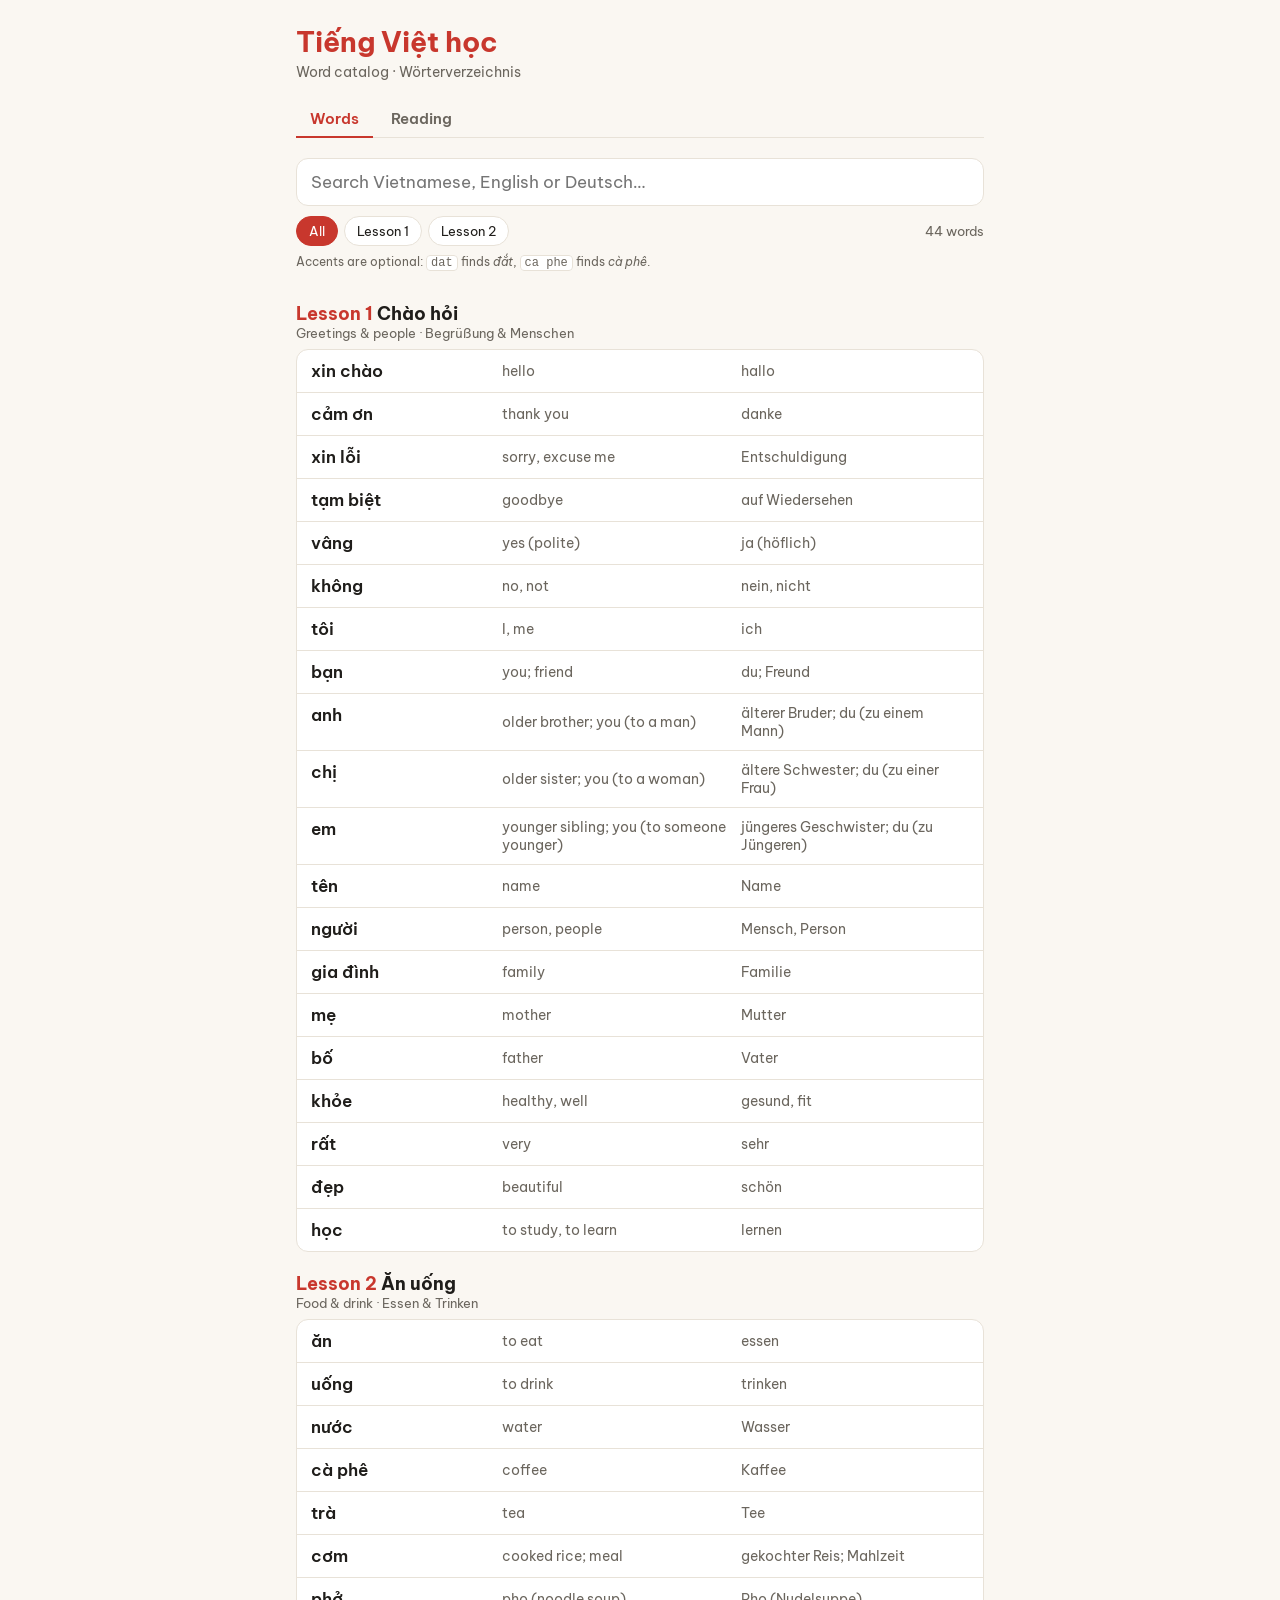
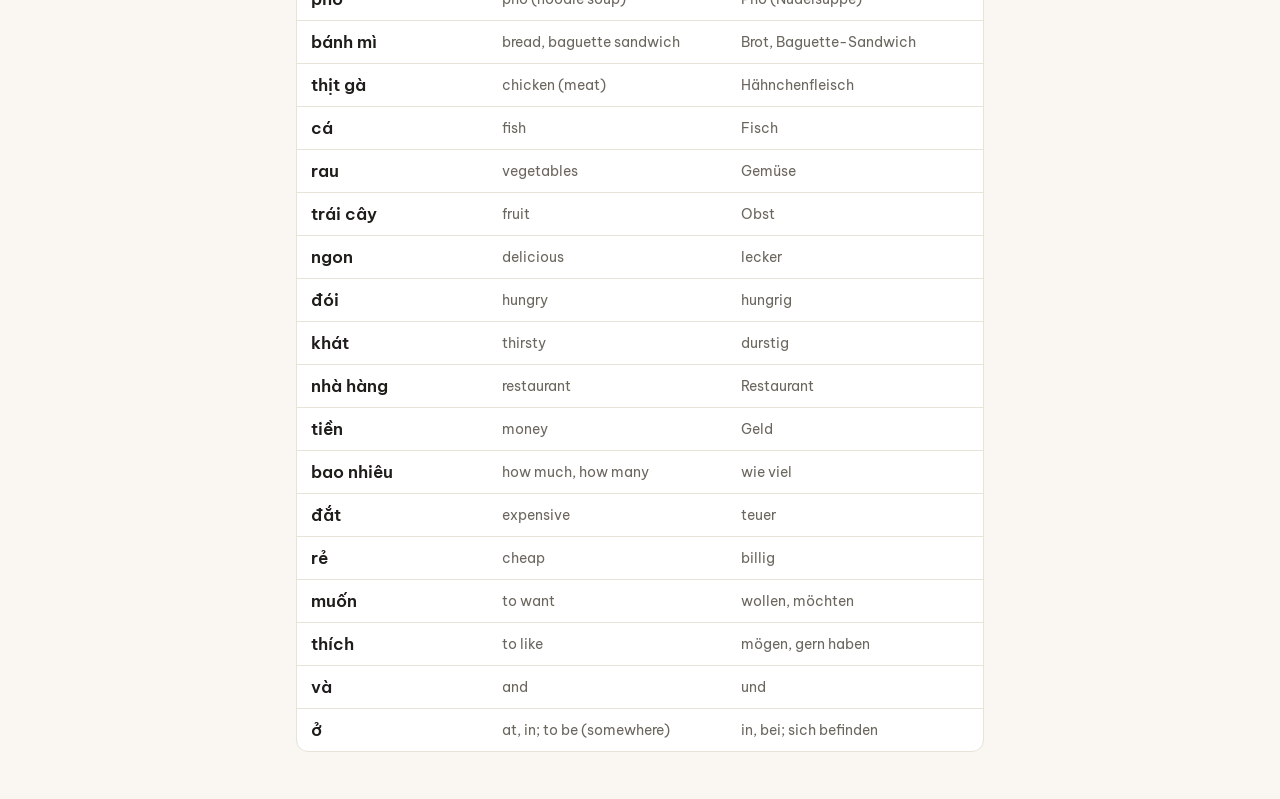
<file: index.html>
<!doctype html>
<html lang="vi">
<head>
  <meta charset="utf-8">
  <meta name="viewport" content="width=device-width, initial-scale=1">
  <title>Tiếng Việt học</title>
  <link rel="preconnect" href="https://fonts.googleapis.com">
  <link rel="preconnect" href="https://fonts.gstatic.com" crossorigin>
  <link href="https://fonts.googleapis.com/css2?family=Be+Vietnam+Pro:wght@400;600;700&display=swap" rel="stylesheet">
  <link rel="stylesheet" href="style.css?v=dev">
</head>
<body>
  <main>
    <header>
      <h1>Tiếng Việt học</h1>
      <p class="tagline">Word catalog · Wörterverzeichnis</p>
    </header>

    <nav id="tabs" class="tabs">
      <button data-view="words">Words</button>
      <button data-view="reading">Reading</button>
    </nav>

    <section id="view-words">
    <div class="controls">
      <input id="search" type="search" placeholder="Search Vietnamese, English or Deutsch…" autocomplete="off" spellcheck="false">
      <div class="filter-row">
        <div id="lesson-filter" class="pills"></div>
        <span id="count" class="count"></span>
      </div>
      <p class="hint">Accents are optional: <code>dat</code> finds <em>đắt</em>, <code>ca phe</code> finds <em>cà phê</em>.</p>
    </div>

    <div id="results"></div>
    </section>

    <section id="view-reading" hidden>
      <p class="hint">Tap any word to see its translation.</p>
      <div id="texts"></div>
    </section>
  </main>

  <div id="tip" class="tip" role="tooltip" hidden></div>

  <script src="data.js?v=dev"></script>
  <script src="app.js?v=dev"></script>
</body>
</html>
</file>
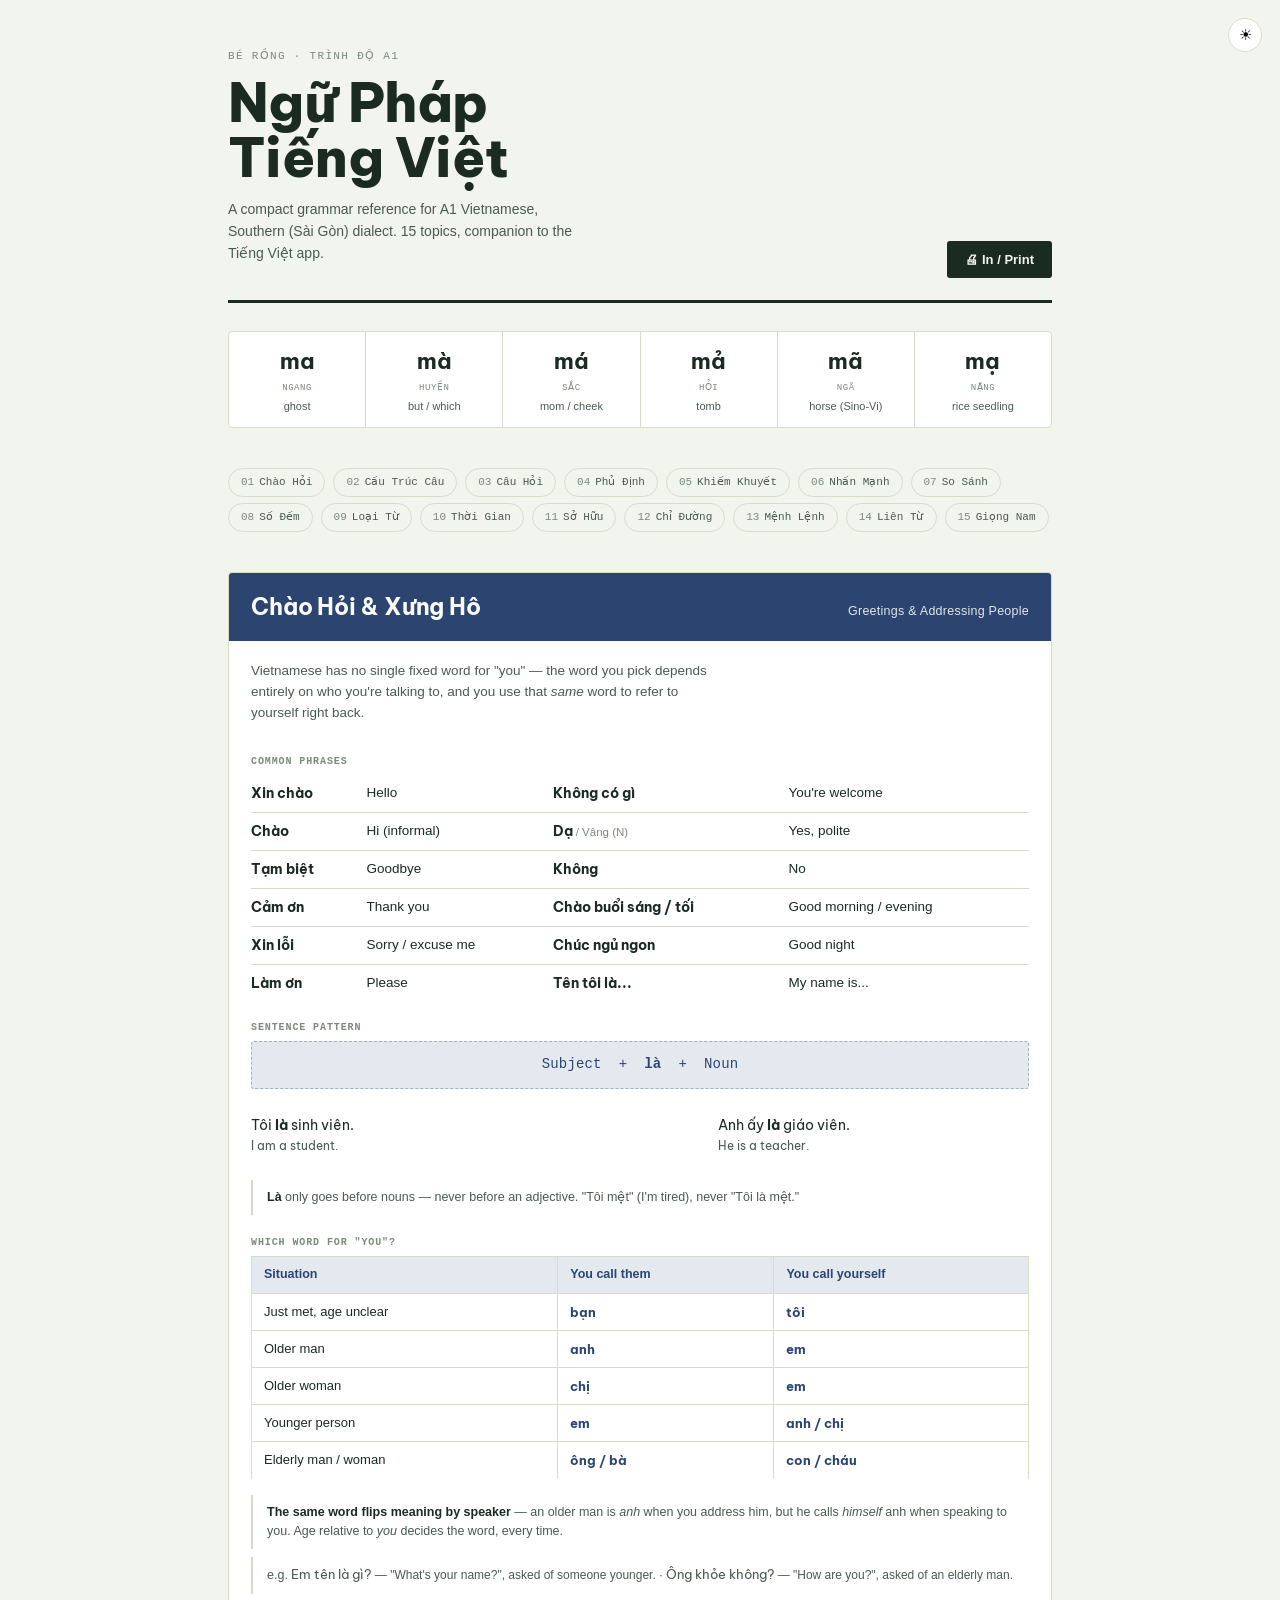
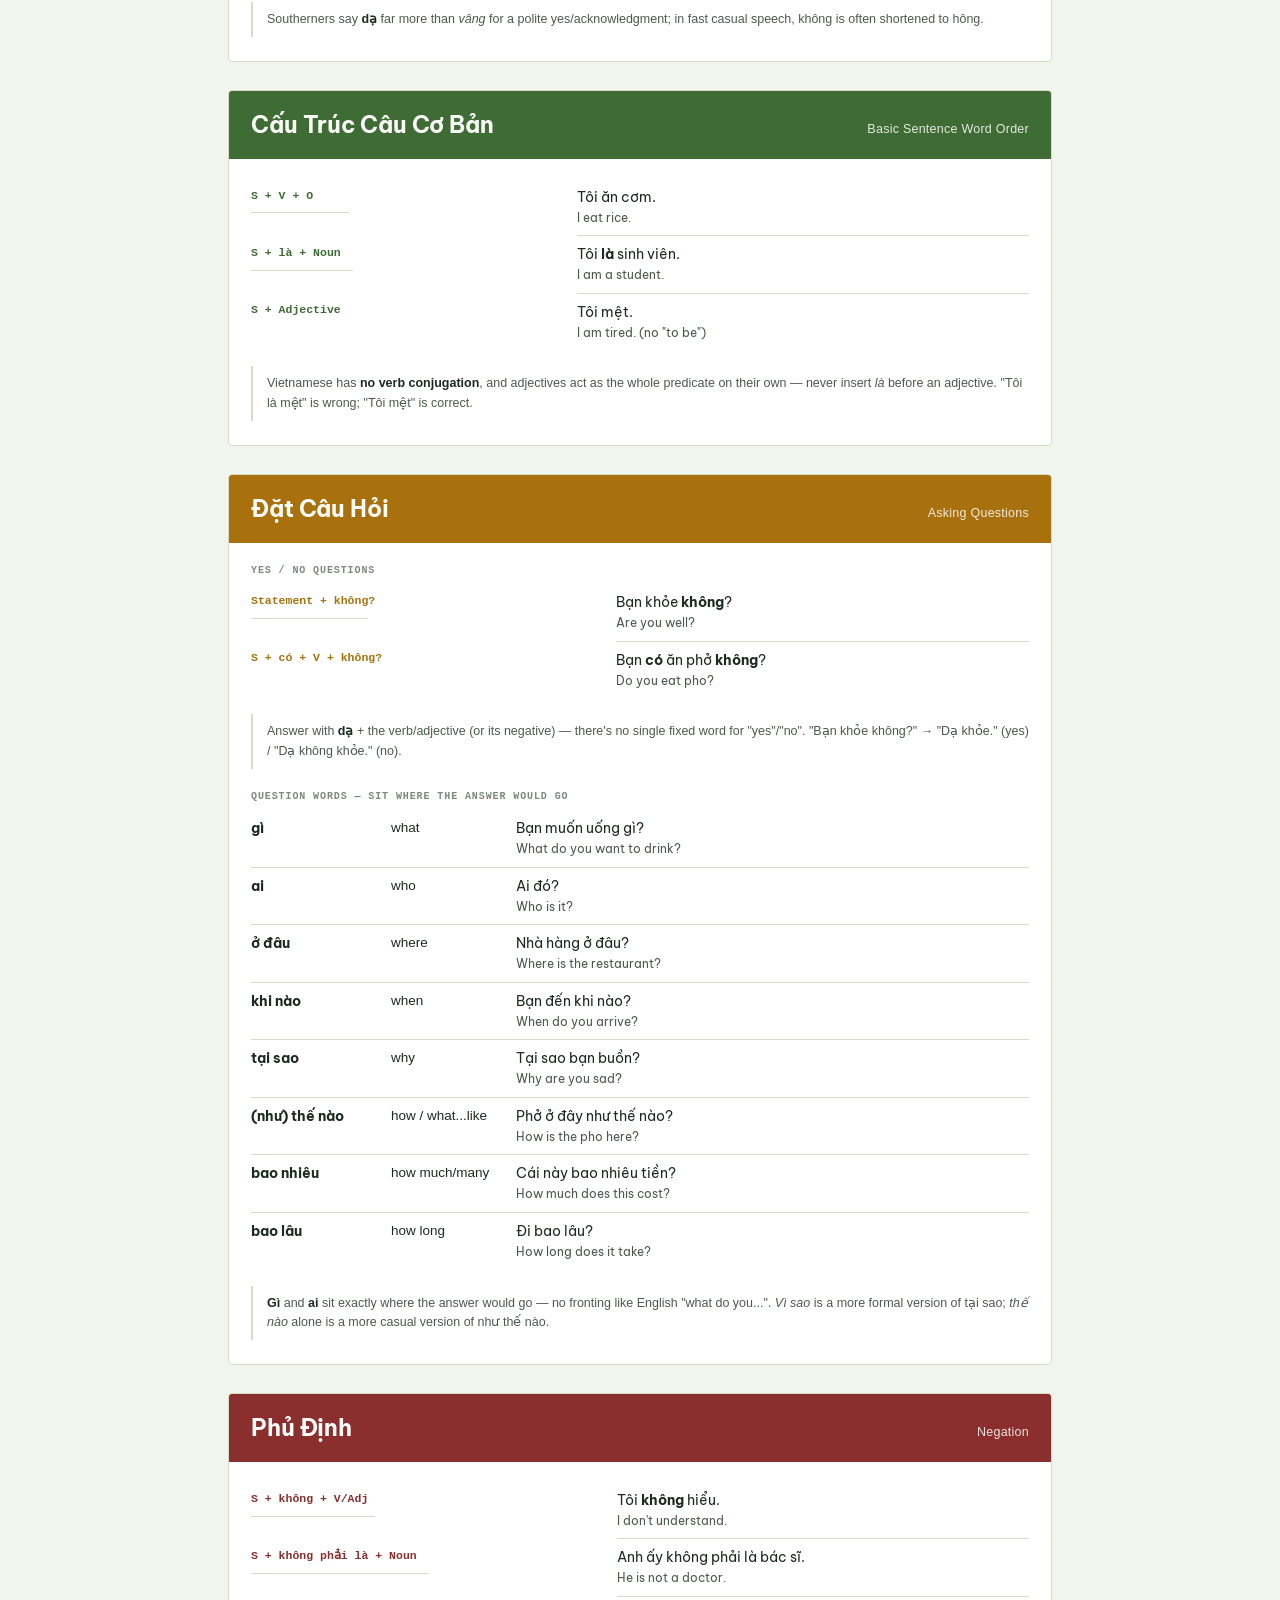
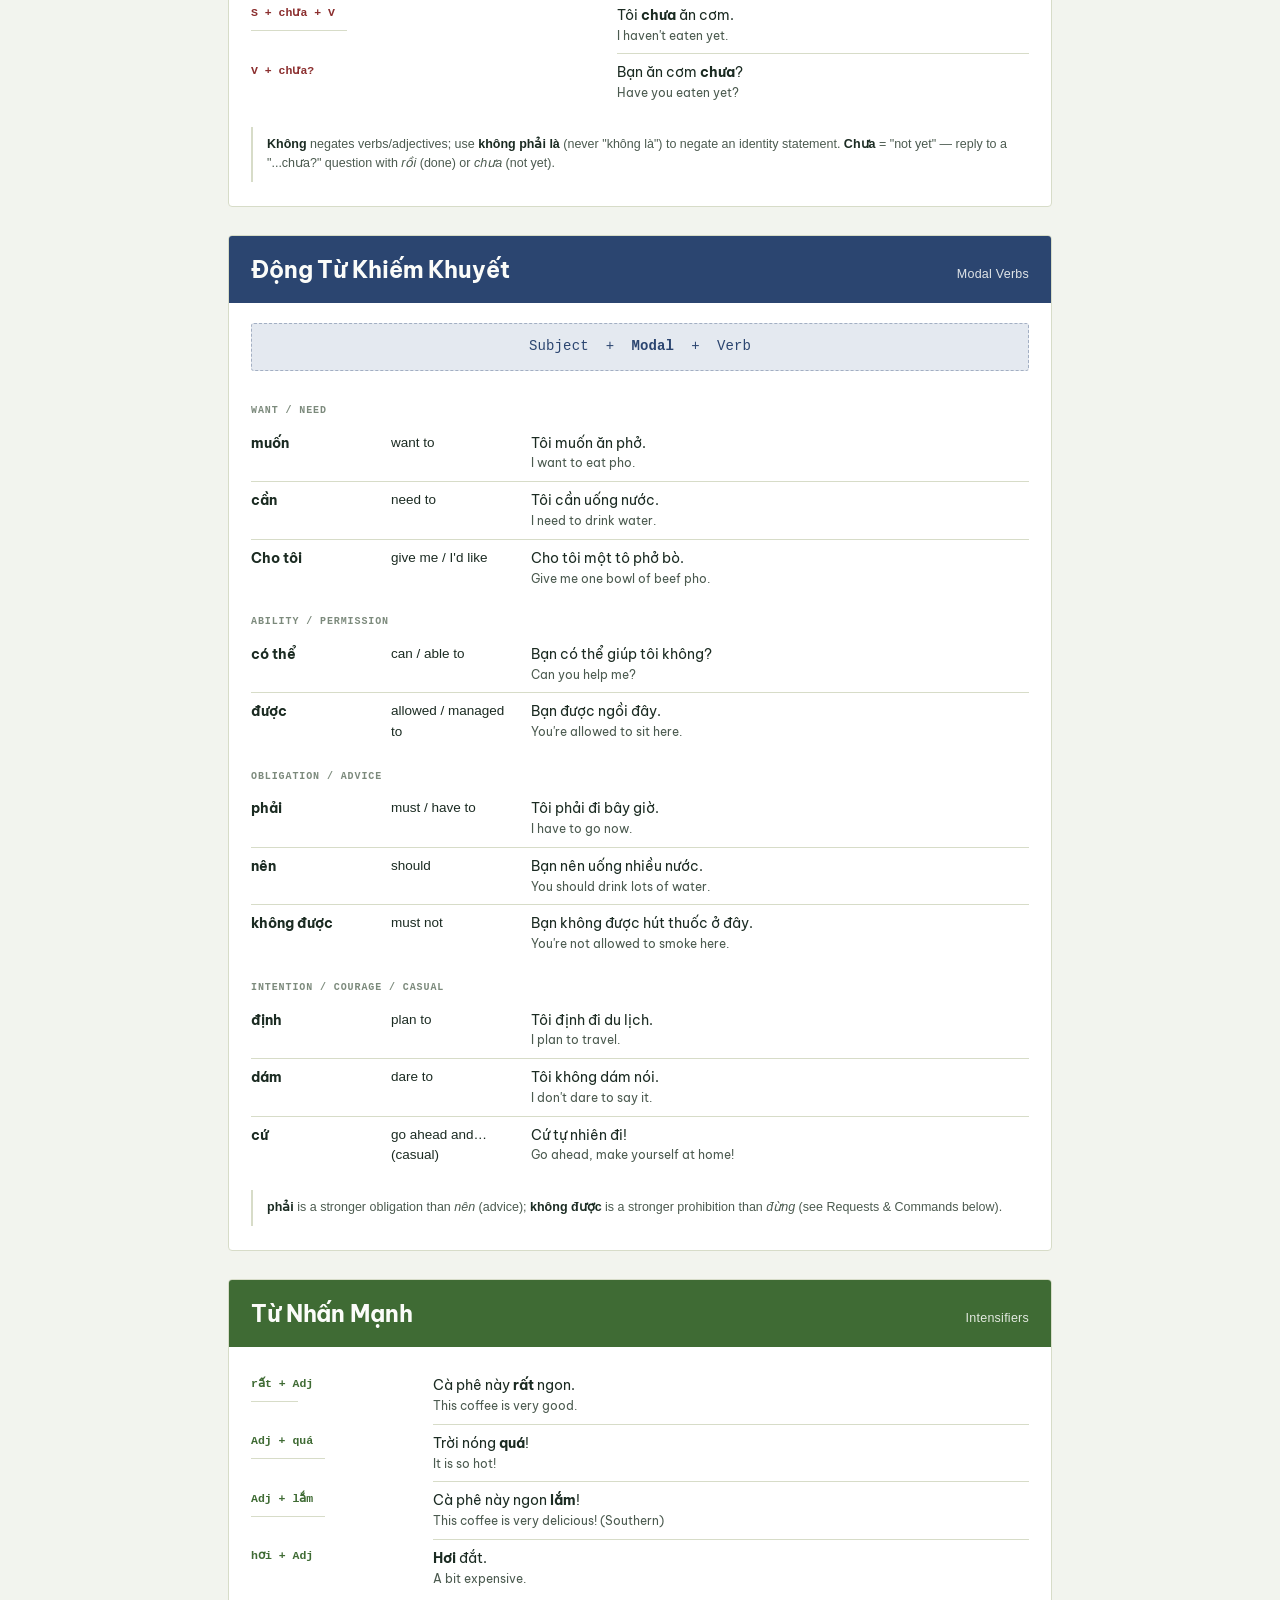
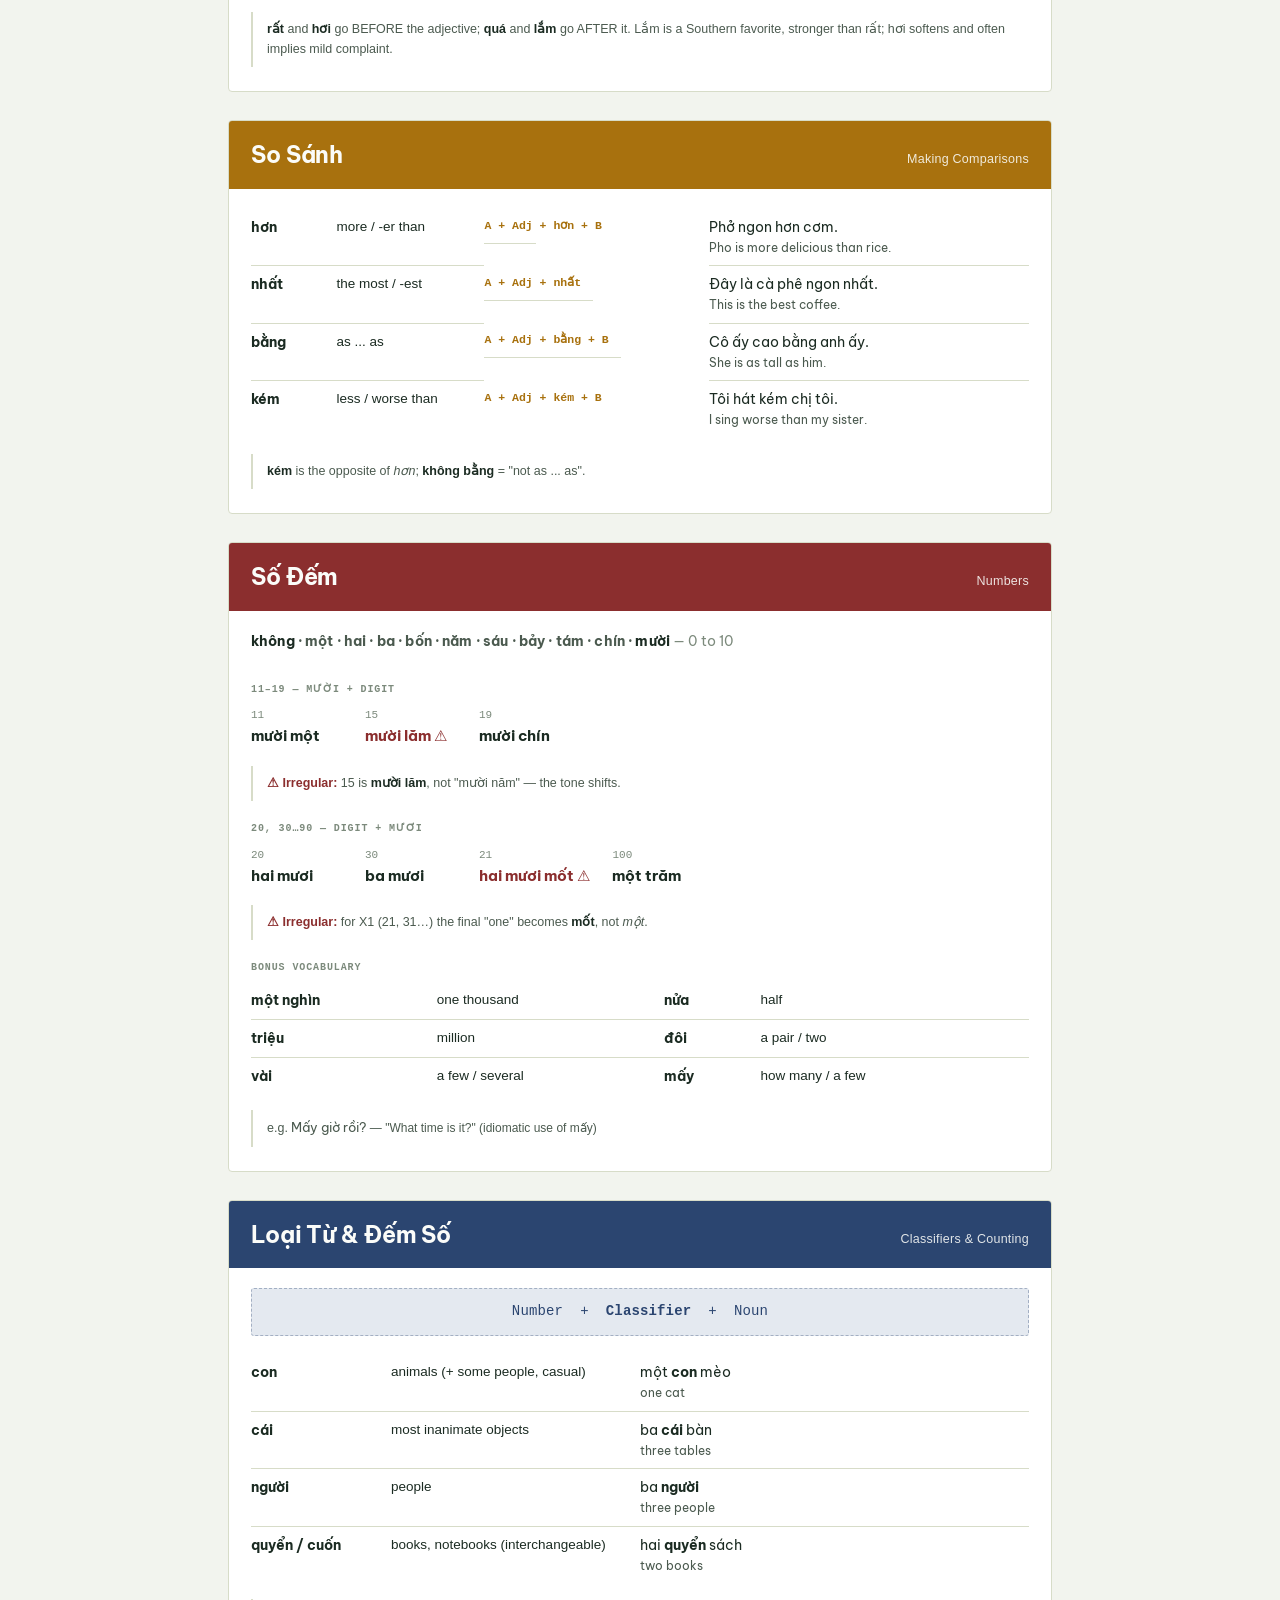
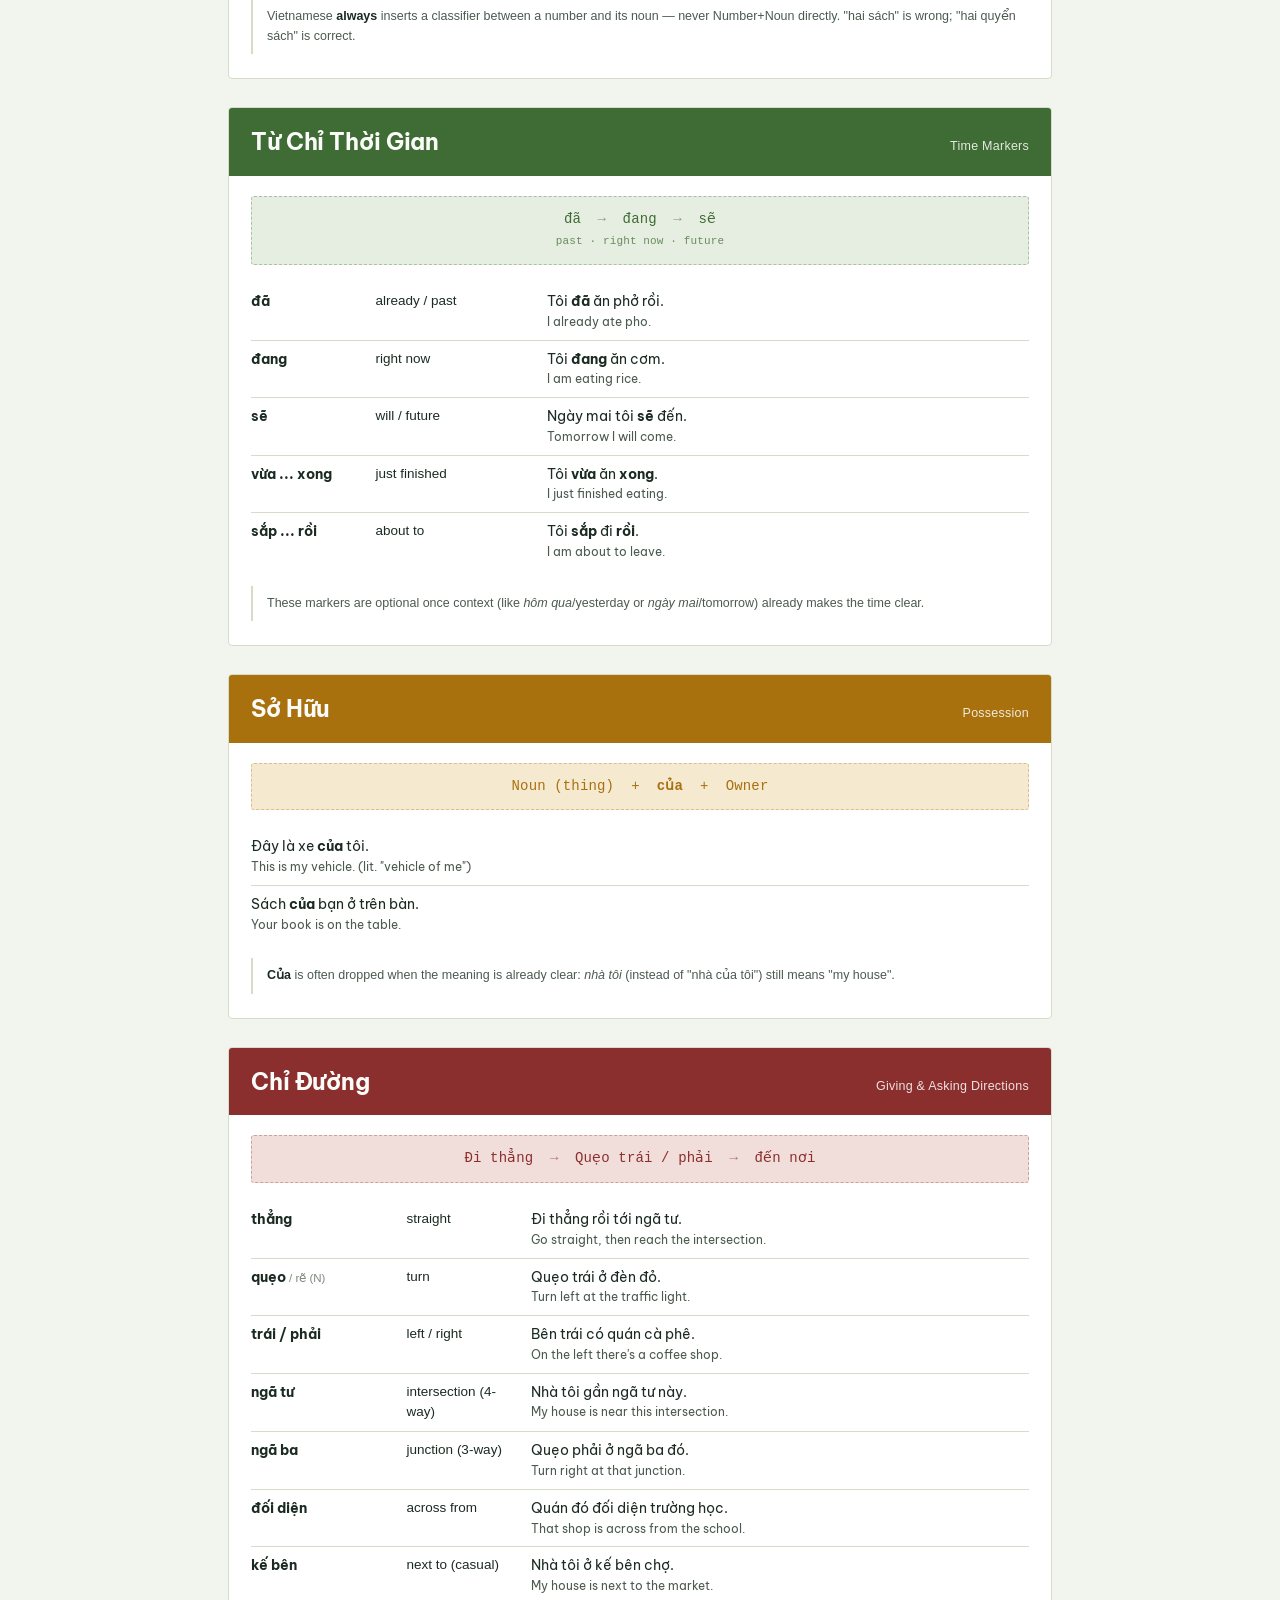
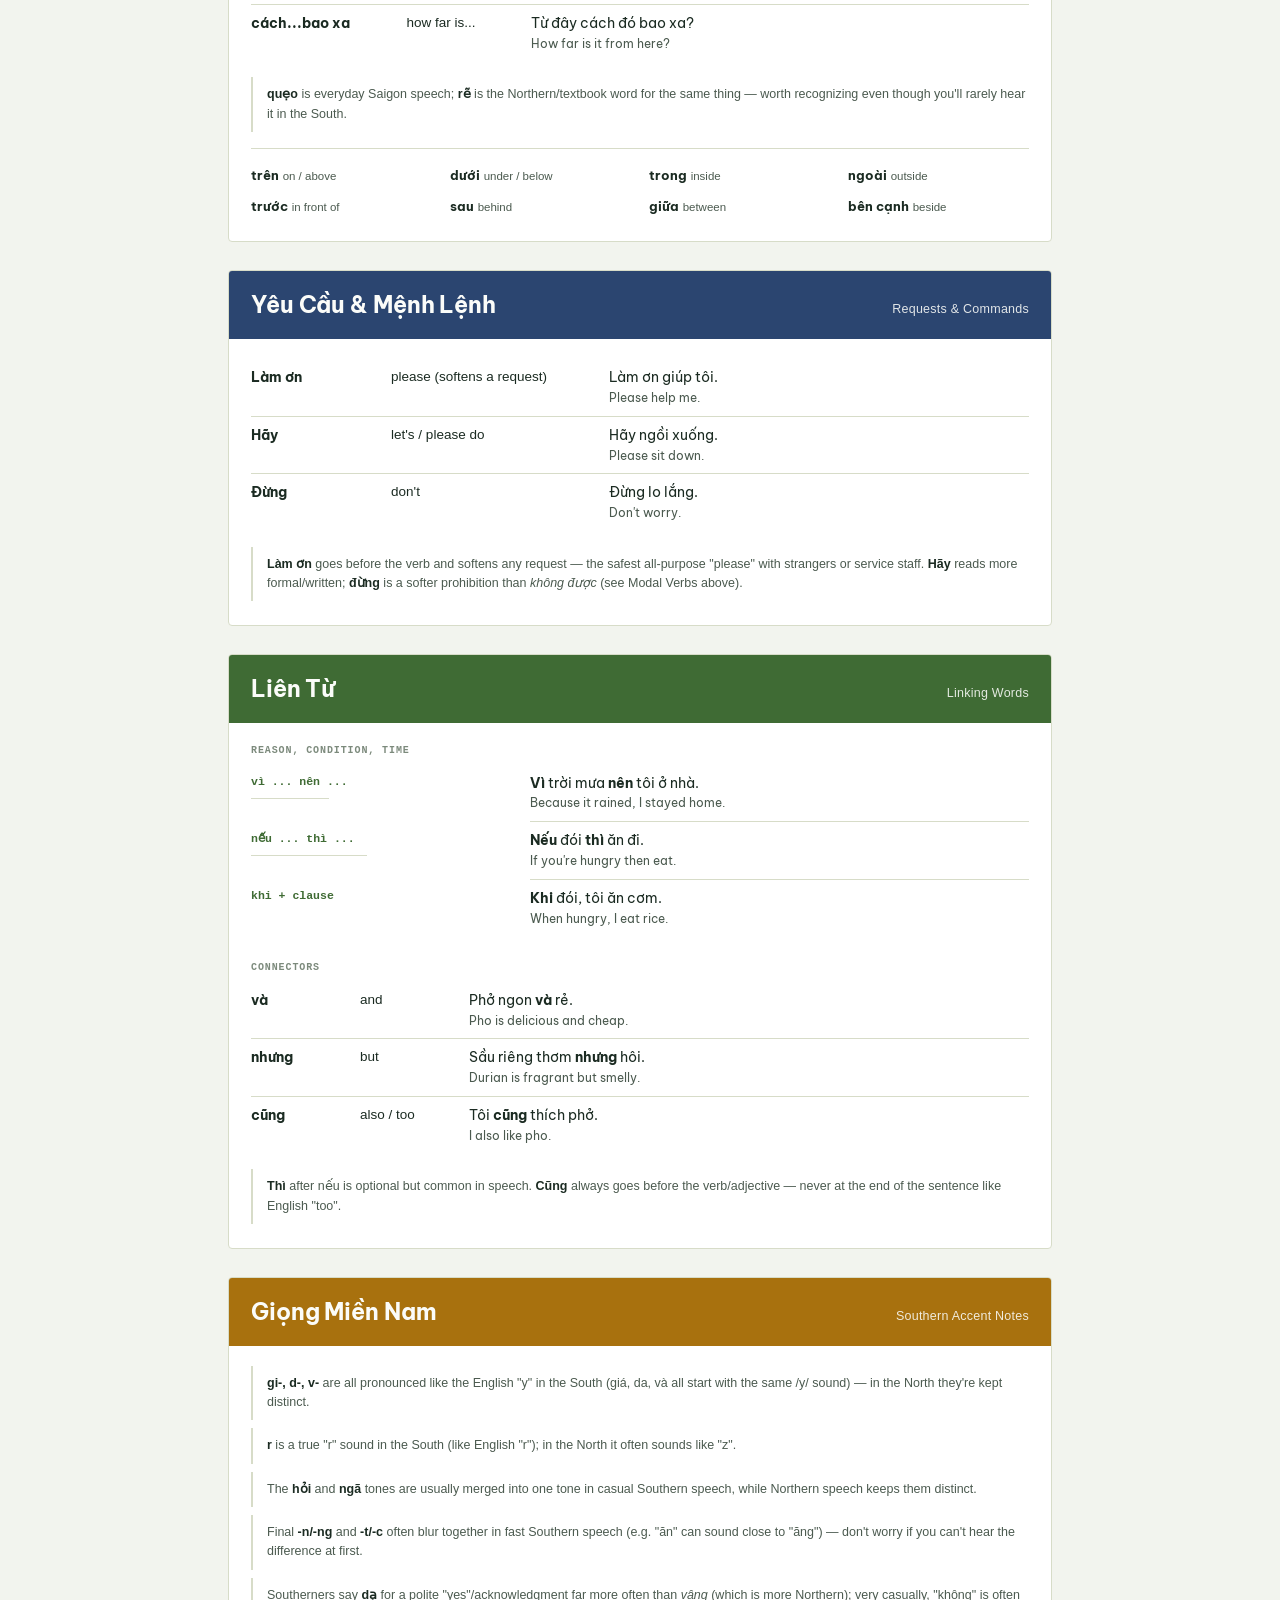
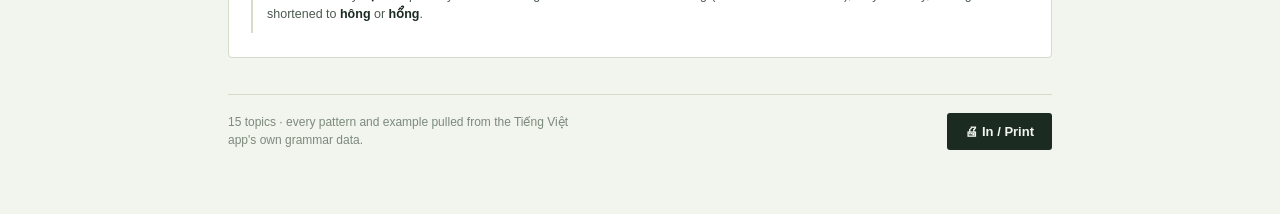
<file: grammar-cheatsheet.html>
<!DOCTYPE html>
<html lang="vi">
<head>
<meta charset="UTF-8">
<meta name="viewport" content="width=device-width, initial-scale=1.0">
<title>Ngữ Pháp Tiếng Việt — A1 Grammar Cheat Sheet</title>
<style>
@font-face {
  font-family: 'Be Vietnam Pro';
  font-style: normal;
  font-weight: 400;
  font-display: swap;
  src: url([data-uri]) format('woff2');
  unicode-range: U+0102-0103, U+0110-0111, U+0128-0129, U+0168-0169, U+01A0-01A1, U+01AF-01B0, U+0300-0301, U+0303-0304, U+0308-0309, U+0323, U+0329, U+1EA0-1EF9, U+20AB;
}
@font-face {
  font-family: 'Be Vietnam Pro';
  font-style: normal;
  font-weight: 400;
  font-display: swap;
  src: url([data-uri]) format('woff2');
  unicode-range: U+0000-00FF, U+0131, U+0152-0153, U+02BB-02BC, U+02C6, U+02DA, U+02DC, U+0304, U+0308, U+0329, U+2000-206F, U+20AC, U+2122;
}
@font-face {
  font-family: 'Be Vietnam Pro';
  font-style: normal;
  font-weight: 700;
  font-display: swap;
  src: url([data-uri]) format('woff2');
  unicode-range: U+0102-0103, U+0110-0111, U+0128-0129, U+0168-0169, U+01A0-01A1, U+01AF-01B0, U+0300-0301, U+0303-0304, U+0308-0309, U+0323, U+0329, U+1EA0-1EF9, U+20AB;
}
@font-face {
  font-family: 'Be Vietnam Pro';
  font-style: normal;
  font-weight: 700;
  font-display: swap;
  src: url([data-uri]) format('woff2');
  unicode-range: U+0000-00FF, U+0131, U+0152-0153, U+02BB-02BC, U+02C6, U+02DA, U+02DC, U+0304, U+0308, U+0329, U+2000-206F, U+20AC, U+2122;
}
@font-face {
  font-family: 'Be Vietnam Pro';
  font-style: normal;
  font-weight: 800;
  font-display: swap;
  src: url([data-uri]) format('woff2');
  unicode-range: U+0102-0103, U+0110-0111, U+0128-0129, U+0168-0169, U+01A0-01A1, U+01AF-01B0, U+0300-0301, U+0303-0304, U+0308-0309, U+0323, U+0329, U+1EA0-1EF9, U+20AB;
}
@font-face {
  font-family: 'Be Vietnam Pro';
  font-style: normal;
  font-weight: 800;
  font-display: swap;
  src: url([data-uri]) format('woff2');
  unicode-range: U+0000-00FF, U+0131, U+0152-0153, U+02BB-02BC, U+02C6, U+02DA, U+02DC, U+0304, U+0308, U+0329, U+2000-206F, U+20AC, U+2122;
}

:root {
  --paper: #F2F4EE;
  --paper-raised: #FFFFFF;
  --ink: #1B2B22;
  --ink-soft: #4B5A4F;
  --ink-faint: #7C8A7C;
  --line: #D7DCC8;

  --indigo: #2B4570;
  --indigo-tint: #E4E9F0;
  --paddy: #3F6B34;
  --paddy-tint: #E6EEE1;
  --turmeric: #A8710E;
  --turmeric-tint: #F5E9D0;
  --lacquer: #8B2E2E;
  --lacquer-tint: #F1DEDA;

  --font-display: 'Be Vietnam Pro', 'Segoe UI', system-ui, sans-serif;
  --font-body: -apple-system, BlinkMacSystemFont, 'Segoe UI', Roboto, Helvetica, Arial, sans-serif;
  --font-mono: ui-monospace, 'Cascadia Code', 'SF Mono', Consolas, 'Roboto Mono', monospace;
}

@media (prefers-color-scheme: dark) {
  :root {
    --paper: #161C15;
    --paper-raised: #1F2A1D;
    --ink: #EDEFE6;
    --ink-soft: #B7C0AE;
    --ink-faint: #7C8A7C;
    --line: #37402F;
    --indigo: #8CA9DC;
    --indigo-tint: #232C40;
    --paddy: #8FC17A;
    --paddy-tint: #23301F;
    --turmeric: #E0AA4E;
    --turmeric-tint: #3A2E17;
    --lacquer: #E09A9A;
    --lacquer-tint: #3A2020;
  }
}
:root[data-theme="dark"] {
  --paper: #161C15;
  --paper-raised: #1F2A1D;
  --ink: #EDEFE6;
  --ink-soft: #B7C0AE;
  --ink-faint: #7C8A7C;
  --line: #37402F;
  --indigo: #8CA9DC;
  --indigo-tint: #232C40;
  --paddy: #8FC17A;
  --paddy-tint: #23301F;
  --turmeric: #E0AA4E;
  --turmeric-tint: #3A2E17;
  --lacquer: #E09A9A;
  --lacquer-tint: #3A2020;
}
:root[data-theme="light"] {
  --paper: #F2F4EE;
  --paper-raised: #FFFFFF;
  --ink: #1B2B22;
  --ink-soft: #4B5A4F;
  --ink-faint: #7C8A7C;
  --line: #D7DCC8;
  --indigo: #2B4570;
  --indigo-tint: #E4E9F0;
  --paddy: #3F6B34;
  --paddy-tint: #E6EEE1;
  --turmeric: #A8710E;
  --turmeric-tint: #F5E9D0;
  --lacquer: #8B2E2E;
  --lacquer-tint: #F1DEDA;
}

* { box-sizing: border-box; }

body {
  margin: 0;
  background: var(--paper);
  color: var(--ink);
  font-family: var(--font-body);
  font-size: 15px;
  line-height: 1.55;
  -webkit-font-smoothing: antialiased;
}

.page {
  max-width: 880px;
  margin: 0 auto;
  padding: 48px 28px 64px;
}

/* ── Header ─────────────────────────────────────────────────────────── */

.masthead {
  display: flex;
  align-items: flex-end;
  justify-content: space-between;
  gap: 24px;
  padding-bottom: 22px;
  margin-bottom: 28px;
  border-bottom: 3px solid var(--ink);
}

.masthead h1 {
  font-family: var(--font-display);
  font-weight: 800;
  font-size: clamp(34px, 6vw, 54px);
  line-height: 1.02;
  letter-spacing: -0.01em;
  margin: 0 0 6px;
  text-wrap: balance;
}

.masthead .kicker {
  font-family: var(--font-mono);
  font-size: 11px;
  font-weight: 500;
  letter-spacing: 0.12em;
  text-transform: uppercase;
  color: var(--ink-faint);
  margin-bottom: 10px;
}

.masthead .dek {
  font-size: 14px;
  color: var(--ink-soft);
  max-width: 46ch;
}

.print-btn {
  flex-shrink: 0;
  font-family: var(--font-body);
  font-size: 13px;
  font-weight: 600;
  background: var(--ink);
  color: var(--paper);
  border: none;
  border-radius: 3px;
  padding: 11px 18px;
  cursor: pointer;
  white-space: nowrap;
}
.print-btn:hover { opacity: 0.85; }
.print-btn:focus-visible { outline: 2px solid var(--indigo); outline-offset: 2px; }

/* ── Tone legend strip ──────────────────────────────────────────────── */

.tones {
  display: flex;
  gap: 0;
  border: 1px solid var(--line);
  border-radius: 4px;
  overflow-x: auto;
  margin-bottom: 40px;
  background: var(--paper-raised);
}
.tones__item {
  flex: 1 1 0;
  min-width: 84px;
  padding: 12px 10px;
  text-align: center;
  border-right: 1px solid var(--line);
}
.tones__item:last-child { border-right: none; }
.tones__syllable {
  font-family: var(--font-display);
  font-weight: 700;
  font-size: 22px;
}
.tones__name {
  font-family: var(--font-mono);
  font-size: 9px;
  letter-spacing: 0.06em;
  text-transform: uppercase;
  color: var(--ink-faint);
  margin-top: 4px;
}
.tones__gloss {
  font-size: 11px;
  color: var(--ink-soft);
  margin-top: 2px;
}

/* ── Table of contents ──────────────────────────────────────────────── */

.toc {
  display: flex;
  flex-wrap: wrap;
  gap: 6px 8px;
  margin-bottom: 40px;
}
.toc a {
  font-family: var(--font-mono);
  font-size: 11px;
  font-weight: 500;
  color: var(--ink-soft);
  text-decoration: none;
  border: 1px solid var(--line);
  border-radius: 99px;
  padding: 5px 12px;
  white-space: nowrap;
}
.toc a:hover { border-color: var(--ink-faint); color: var(--ink); }
.toc a span { color: var(--ink-faint); margin-right: 5px; }

/* ── Topic cards ────────────────────────────────────────────────────── */

.card {
  background: var(--paper-raised);
  border: 1px solid var(--line);
  border-radius: 4px;
  margin-bottom: 28px;
  overflow: hidden;
  break-inside: avoid;
  page-break-inside: avoid;
}

.card__band {
  display: flex;
  align-items: baseline;
  justify-content: space-between;
  flex-wrap: wrap;
  gap: 6px 16px;
  padding: 16px 22px;
  color: #FBFCF9;
}
.card__band h2 {
  font-family: var(--font-display);
  font-weight: 700;
  font-size: 23px;
  margin: 0;
  letter-spacing: -0.005em;
}
.card__band .en {
  font-size: 12.5px;
  font-weight: 500;
  letter-spacing: 0.02em;
  opacity: 0.88;
}

.card--indigo .card__band { background: var(--indigo); }
.card--paddy  .card__band { background: var(--paddy); }
.card--turmeric .card__band { background: var(--turmeric); }
.card--lacquer .card__band { background: var(--lacquer); }

.card__body { padding: 20px 22px 24px; }

.card__intro {
  font-size: 13.5px;
  color: var(--ink-soft);
  margin: 0 0 16px;
  max-width: 62ch;
}

/* ── Formula box ────────────────────────────────────────────────────── */

.formula {
  font-family: var(--font-mono);
  font-size: 14px;
  font-weight: 500;
  text-align: center;
  padding: 12px 16px;
  border-radius: 3px;
  border: 1px dashed var(--line);
  margin-bottom: 18px;
  letter-spacing: 0.01em;
}
.card--indigo .formula { background: var(--indigo-tint); color: var(--indigo); border-color: color-mix(in srgb, var(--indigo) 35%, transparent); }
.card--paddy .formula { background: var(--paddy-tint); color: var(--paddy); border-color: color-mix(in srgb, var(--paddy) 35%, transparent); }
.card--turmeric .formula { background: var(--turmeric-tint); color: var(--turmeric); border-color: color-mix(in srgb, var(--turmeric) 35%, transparent); }
.card--lacquer .formula { background: var(--lacquer-tint); color: var(--lacquer); border-color: color-mix(in srgb, var(--lacquer) 35%, transparent); }

.formula__arrow { margin: 0 8px; opacity: 0.6; }

.pattern-chip {
  font-family: var(--font-mono);
  font-size: 11.5px;
  font-weight: 600;
  white-space: nowrap;
  display: inline-block;
}
.card--indigo .pattern-chip { color: var(--indigo); }
.card--paddy .pattern-chip { color: var(--paddy); }
.card--turmeric .pattern-chip { color: var(--turmeric); }
.card--lacquer .pattern-chip { color: var(--lacquer); }

/* ── Tables ─────────────────────────────────────────────────────────── */

.tbl-wrap { overflow-x: auto; margin-bottom: 4px; }

table {
  width: 100%;
  border-collapse: collapse;
  font-size: 13.5px;
}

th {
  text-align: left;
  font-family: var(--font-mono);
  font-size: 10px;
  font-weight: 500;
  letter-spacing: 0.08em;
  text-transform: uppercase;
  color: var(--ink-faint);
  padding: 6px 12px 8px 0;
  border-bottom: 1px solid var(--line);
}

td {
  padding: 8px 12px 8px 0;
  border-bottom: 1px solid var(--line);
  vertical-align: top;
}
tr:last-child td { border-bottom: none; }

.vn {
  font-family: var(--font-display);
  font-weight: 700;
  white-space: nowrap;
}
.vn .north { font-family: var(--font-body); font-weight: 400; color: var(--ink-faint); font-size: 11.5px; }

.example-vn {
  font-family: var(--font-display);
  font-weight: 500;
}
.example-en {
  display: block;
  color: var(--ink-soft);
  font-size: 12px;
  margin-top: 1px;
}

.group-label {
  font-family: var(--font-mono);
  font-size: 10px;
  font-weight: 600;
  letter-spacing: 0.09em;
  text-transform: uppercase;
  padding: 14px 0 6px;
  color: var(--ink-faint);
}
.group-label:first-child { padding-top: 0; }

.warn { color: var(--lacquer); font-weight: 700; }

/* ── Callout / note ─────────────────────────────────────────────────── */

.note {
  font-size: 12.5px;
  color: var(--ink-soft);
  border-left: 2px solid var(--line);
  padding: 8px 0 8px 14px;
  margin-top: 16px;
}
.note strong { color: var(--ink); }
.note + .note { margin-top: 8px; }

/* ── Decision table (address terms) ────────────────────────────────── */

.decision { width: 100%; border-collapse: collapse; font-size: 13px; margin-bottom: 4px; }
.decision th { background: var(--indigo-tint); color: var(--indigo); text-transform: none; letter-spacing: 0; font-family: var(--font-body); font-weight: 700; font-size: 12.5px; padding: 8px 12px; border: 1px solid var(--line); }
.decision td { padding: 8px 12px; border: 1px solid var(--line); }
.decision .word { font-family: var(--font-display); font-weight: 700; color: var(--indigo); }

/* ── Numbers ladder ─────────────────────────────────────────────────── */

.ladder { display: flex; flex-wrap: wrap; gap: 10px 22px; margin: 4px 0 18px; }
.ladder__item { min-width: 92px; }
.ladder__num { font-family: var(--font-mono); font-size: 11px; color: var(--ink-faint); }
.ladder__vn { font-family: var(--font-display); font-weight: 700; font-size: 15px; }

.strip {
  font-family: var(--font-display);
  font-weight: 600;
  font-size: 13.5px;
  color: var(--ink-soft);
  padding-bottom: 16px;
  letter-spacing: 0.01em;
}
.strip b { color: var(--ink); font-weight: 700; }

/* ── Prepositions mini-grid ─────────────────────────────────────────── */

.prep-grid {
  display: grid;
  grid-template-columns: repeat(auto-fill, minmax(150px, 1fr));
  gap: 10px 18px;
  margin-top: 16px;
  padding-top: 16px;
  border-top: 1px solid var(--line);
}
.prep-grid__item { font-size: 13px; }
.prep-grid__vn { font-family: var(--font-display); font-weight: 700; }
.prep-grid__en { color: var(--ink-soft); font-size: 11.5px; }

/* ── Footer ─────────────────────────────────────────────────────────── */

.colophon {
  margin-top: 36px;
  padding-top: 18px;
  border-top: 1px solid var(--line);
  display: flex;
  align-items: center;
  justify-content: space-between;
  gap: 16px;
  flex-wrap: wrap;
  font-size: 12px;
  color: var(--ink-faint);
}
.colophon .roadmap { max-width: 52ch; }
.colophon .roadmap b { color: var(--ink-soft); }

.theme-toggle {
  position: fixed;
  top: 18px;
  right: 18px;
  background: var(--paper-raised);
  border: 1px solid var(--line);
  border-radius: 99px;
  width: 34px;
  height: 34px;
  display: flex;
  align-items: center;
  justify-content: center;
  cursor: pointer;
  font-size: 15px;
}

@media (max-width: 560px) {
  .masthead { flex-direction: column; align-items: flex-start; }
  .print-btn { align-self: flex-start; }
}

@media print {
  :root { color-scheme: light; }
  * { -webkit-print-color-adjust: exact !important; print-color-adjust: exact !important; }
  body { background: #fff; font-size: 12.5px; }
  .page { max-width: 100%; padding: 0; }
  .no-print { display: none !important; }
  .card { border: 1px solid #ccc; margin-bottom: 14px; }
  a[href]::after { content: ""; }
  @page { size: A4; margin: 14mm 12mm; }
}
</style>
</head>
<body>

<button class="theme-toggle no-print" id="theme-toggle-btn" onclick="toggleTheme()" title="Toggle theme">☾</button>

<div class="page">

  <header class="masthead">
    <div>
      <div class="kicker">Bé Rồng · Trình Độ A1</div>
      <h1>Ngữ Pháp<br>Tiếng Việt</h1>
      <p class="dek">A compact grammar reference for A1 Vietnamese, Southern (Sài Gòn) dialect. 15 topics, companion to the Tiếng Việt app.</p>
    </div>
    <button class="print-btn no-print" onclick="window.print()">🖨 In / Print</button>
  </header>

  <div class="tones">
    <div class="tones__item"><div class="tones__syllable">ma</div><div class="tones__name">ngang</div><div class="tones__gloss">ghost</div></div>
    <div class="tones__item"><div class="tones__syllable">mà</div><div class="tones__name">huyền</div><div class="tones__gloss">but / which</div></div>
    <div class="tones__item"><div class="tones__syllable">má</div><div class="tones__name">sắc</div><div class="tones__gloss">mom / cheek</div></div>
    <div class="tones__item"><div class="tones__syllable">mả</div><div class="tones__name">hỏi</div><div class="tones__gloss">tomb</div></div>
    <div class="tones__item"><div class="tones__syllable">mã</div><div class="tones__name">ngã</div><div class="tones__gloss">horse (Sino-Vi)</div></div>
    <div class="tones__item"><div class="tones__syllable">mạ</div><div class="tones__name">nặng</div><div class="tones__gloss">rice seedling</div></div>
  </div>

  <nav class="toc no-print">
    <a href="#greetings"><span>01</span>Chào Hỏi</a>
    <a href="#word-order"><span>02</span>Cấu Trúc Câu</a>
    <a href="#questions"><span>03</span>Câu Hỏi</a>
    <a href="#negation"><span>04</span>Phủ Định</a>
    <a href="#modal"><span>05</span>Khiếm Khuyết</a>
    <a href="#intensifiers"><span>06</span>Nhấn Mạnh</a>
    <a href="#comparisons"><span>07</span>So Sánh</a>
    <a href="#numbers"><span>08</span>Số Đếm</a>
    <a href="#classifiers"><span>09</span>Loại Từ</a>
    <a href="#time"><span>10</span>Thời Gian</a>
    <a href="#possession"><span>11</span>Sở Hữu</a>
    <a href="#directions"><span>12</span>Chỉ Đường</a>
    <a href="#requests"><span>13</span>Mệnh Lệnh</a>
    <a href="#linking"><span>14</span>Liên Từ</a>
    <a href="#accent"><span>15</span>Giọng Nam</a>
  </nav>

  <!-- ═══ 1. GREETINGS & ADDRESSING PEOPLE ═══════════════════════════ -->
  <section class="card card--indigo" id="greetings">
    <div class="card__band">
      <h2>Chào Hỏi &amp; Xưng Hô</h2>
      <span class="en">Greetings &amp; Addressing People</span>
    </div>
    <div class="card__body">
      <p class="card__intro">Vietnamese has no single fixed word for "you" — the word you pick depends entirely on who you're talking to, and you use that <em>same</em> word to refer to yourself right back.</p>

      <div class="group-label">Common phrases</div>
      <div class="tbl-wrap">
        <table>
          <tbody>
            <tr><td class="vn">Xin chào</td><td>Hello</td><td class="vn">Không có gì</td><td>You're welcome</td></tr>
            <tr><td class="vn">Chào</td><td>Hi (informal)</td><td class="vn">Dạ <span class="north">/ Vâng (N)</span></td><td>Yes, polite</td></tr>
            <tr><td class="vn">Tạm biệt</td><td>Goodbye</td><td class="vn">Không</td><td>No</td></tr>
            <tr><td class="vn">Cảm ơn</td><td>Thank you</td><td class="vn">Chào buổi sáng / tối</td><td>Good morning / evening</td></tr>
            <tr><td class="vn">Xin lỗi</td><td>Sorry / excuse me</td><td class="vn">Chúc ngủ ngon</td><td>Good night</td></tr>
            <tr><td class="vn">Làm ơn</td><td>Please</td><td class="vn">Tên tôi là...</td><td>My name is...</td></tr>
          </tbody>
        </table>
      </div>

      <div class="group-label">Sentence pattern</div>
      <div class="formula">Subject&nbsp; +&nbsp; <b>là</b>&nbsp; +&nbsp; Noun</div>
      <div class="tbl-wrap">
        <table>
          <tbody>
            <tr><td class="example-vn" style="width:60%">Tôi <b>là</b> sinh viên.<span class="example-en">I am a student.</span></td>
                <td class="example-vn">Anh ấy <b>là</b> giáo viên.<span class="example-en">He is a teacher.</span></td></tr>
          </tbody>
        </table>
      </div>
      <div class="note"><strong>Là</strong> only goes before nouns — never before an adjective. "Tôi mệt" (I'm tired), never "Tôi là mệt."</div>

      <div class="group-label" style="padding-top:20px">Which word for "you"?</div>
      <table class="decision">
        <thead><tr><th>Situation</th><th>You call them</th><th>You call yourself</th></tr></thead>
        <tbody>
          <tr><td>Just met, age unclear</td><td class="word">bạn</td><td class="word">tôi</td></tr>
          <tr><td>Older man</td><td class="word">anh</td><td class="word">em</td></tr>
          <tr><td>Older woman</td><td class="word">chị</td><td class="word">em</td></tr>
          <tr><td>Younger person</td><td class="word">em</td><td class="word">anh / chị</td></tr>
          <tr><td>Elderly man / woman</td><td class="word">ông / bà</td><td class="word">con / cháu</td></tr>
        </tbody>
      </table>
      <div class="note"><strong>The same word flips meaning by speaker</strong> — an older man is <em>anh</em> when you address him, but he calls <em>himself</em> anh when speaking to you. Age relative to <em>you</em> decides the word, every time.</div>
      <div class="note">e.g. <span class="example-vn">Em tên là gì?</span> <span class="example-en" style="display:inline">— "What's your name?", asked of someone younger.</span> · <span class="example-vn">Ông khỏe không?</span> <span class="example-en" style="display:inline">— "How are you?", asked of an elderly man.</span></div>
      <div class="note">Southerners say <strong>dạ</strong> far more than <em>vâng</em> for a polite yes/acknowledgment; in fast casual speech, không is often shortened to hông.</div>
    </div>
  </section>

  <!-- ═══ 2. BASIC SENTENCE WORD ORDER ═══════════════════════════════ -->
  <section class="card card--paddy" id="word-order">
    <div class="card__band">
      <h2>Cấu Trúc Câu Cơ Bản</h2>
      <span class="en">Basic Sentence Word Order</span>
    </div>
    <div class="card__body">
      <div class="tbl-wrap">
        <table>
          <tbody>
            <tr><td class="pattern-chip" style="width:30%">S + V + O</td><td class="example-vn">Tôi ăn cơm.<span class="example-en">I eat rice.</span></td></tr>
            <tr><td class="pattern-chip">S + là + Noun</td><td class="example-vn">Tôi <b>là</b> sinh viên.<span class="example-en">I am a student.</span></td></tr>
            <tr><td class="pattern-chip">S + Adjective</td><td class="example-vn">Tôi mệt.<span class="example-en">I am tired. (no "to be")</span></td></tr>
          </tbody>
        </table>
      </div>
      <div class="note">Vietnamese has <strong>no verb conjugation</strong>, and adjectives act as the whole predicate on their own — never insert <em>là</em> before an adjective. "Tôi là mệt" is wrong; "Tôi mệt" is correct.</div>
    </div>
  </section>

  <!-- ═══ 3. ASKING QUESTIONS ═════════════════════════════════════════ -->
  <section class="card card--turmeric" id="questions">
    <div class="card__band">
      <h2>Đặt Câu Hỏi</h2>
      <span class="en">Asking Questions</span>
    </div>
    <div class="card__body">
      <div class="group-label">Yes / no questions</div>
      <div class="tbl-wrap">
        <table>
          <tbody>
            <tr><td class="pattern-chip" style="width:32%">Statement + không?</td><td class="example-vn">Bạn khỏe <b>không</b>?<span class="example-en">Are you well?</span></td></tr>
            <tr><td class="pattern-chip">S + có + V + không?</td><td class="example-vn">Bạn <b>có</b> ăn phở <b>không</b>?<span class="example-en">Do you eat pho?</span></td></tr>
          </tbody>
        </table>
      </div>
      <div class="note">Answer with <strong>dạ</strong> + the verb/adjective (or its negative) — there's no single fixed word for "yes"/"no". "Bạn khỏe không?" → "Dạ khỏe." (yes) / "Dạ không khỏe." (no).</div>

      <div class="group-label" style="padding-top:20px">Question words — sit where the answer would go</div>
      <div class="tbl-wrap">
        <table>
          <tbody>
            <tr><td class="vn" style="width:18%">gì</td><td style="width:16%">what</td><td class="example-vn">Bạn muốn uống gì?<span class="example-en">What do you want to drink?</span></td></tr>
            <tr><td class="vn">ai</td><td>who</td><td class="example-vn">Ai đó?<span class="example-en">Who is it?</span></td></tr>
            <tr><td class="vn">ở đâu</td><td>where</td><td class="example-vn">Nhà hàng ở đâu?<span class="example-en">Where is the restaurant?</span></td></tr>
            <tr><td class="vn">khi nào</td><td>when</td><td class="example-vn">Bạn đến khi nào?<span class="example-en">When do you arrive?</span></td></tr>
            <tr><td class="vn">tại sao</td><td>why</td><td class="example-vn">Tại sao bạn buồn?<span class="example-en">Why are you sad?</span></td></tr>
            <tr><td class="vn">(như) thế nào</td><td>how / what...like</td><td class="example-vn">Phở ở đây như thế nào?<span class="example-en">How is the pho here?</span></td></tr>
            <tr><td class="vn">bao nhiêu</td><td>how much/many</td><td class="example-vn">Cái này bao nhiêu tiền?<span class="example-en">How much does this cost?</span></td></tr>
            <tr><td class="vn">bao lâu</td><td>how long</td><td class="example-vn">Đi bao lâu?<span class="example-en">How long does it take?</span></td></tr>
          </tbody>
        </table>
      </div>
      <div class="note"><strong>Gì</strong> and <strong>ai</strong> sit exactly where the answer would go — no fronting like English "what do you...". <em>Vì sao</em> is a more formal version of tại sao; <em>thế nào</em> alone is a more casual version of như thế nào.</div>
    </div>
  </section>

  <!-- ═══ 4. NEGATION ═════════════════════════════════════════════════ -->
  <section class="card card--lacquer" id="negation">
    <div class="card__band">
      <h2>Phủ Định</h2>
      <span class="en">Negation</span>
    </div>
    <div class="card__body">
      <div class="tbl-wrap">
        <table>
          <tbody>
            <tr><td class="pattern-chip" style="width:34%">S + không + V/Adj</td><td class="example-vn">Tôi <b>không</b> hiểu.<span class="example-en">I don't understand.</span></td></tr>
            <tr><td class="pattern-chip">S + không phải là + Noun</td><td class="example-vn">Anh ấy không phải là bác sĩ.<span class="example-en">He is not a doctor.</span></td></tr>
            <tr><td class="pattern-chip">S + chưa + V</td><td class="example-vn">Tôi <b>chưa</b> ăn cơm.<span class="example-en">I haven't eaten yet.</span></td></tr>
            <tr><td class="pattern-chip">V + chưa?</td><td class="example-vn">Bạn ăn cơm <b>chưa</b>?<span class="example-en">Have you eaten yet?</span></td></tr>
          </tbody>
        </table>
      </div>
      <div class="note"><strong>Không</strong> negates verbs/adjectives; use <strong>không phải là</strong> (never "không là") to negate an identity statement. <strong>Chưa</strong> = "not yet" — reply to a "...chưa?" question with <em>rồi</em> (done) or <em>chưa</em> (not yet).</div>
    </div>
  </section>

  <!-- ═══ 5. MODAL VERBS ══════════════════════════════════════════════ -->
  <section class="card card--indigo" id="modal">
    <div class="card__band">
      <h2>Động Từ Khiếm Khuyết</h2>
      <span class="en">Modal Verbs</span>
    </div>
    <div class="card__body">
      <div class="formula">Subject&nbsp; +&nbsp; <b>Modal</b>&nbsp; +&nbsp; Verb</div>

      <div class="group-label">Want / need</div>
      <div class="tbl-wrap">
        <table>
          <tbody>
            <tr><td class="vn" style="width:18%">muốn</td><td style="width:18%">want to</td><td class="example-vn">Tôi muốn ăn phở.<span class="example-en">I want to eat pho.</span></td></tr>
            <tr><td class="vn">cần</td><td>need to</td><td class="example-vn">Tôi cần uống nước.<span class="example-en">I need to drink water.</span></td></tr>
            <tr><td class="vn">Cho tôi</td><td>give me / I'd like</td><td class="example-vn">Cho tôi một tô phở bò.<span class="example-en">Give me one bowl of beef pho.</span></td></tr>
          </tbody>
        </table>
      </div>

      <div class="group-label">Ability / permission</div>
      <div class="tbl-wrap">
        <table>
          <tbody>
            <tr><td class="vn" style="width:18%">có thể</td><td style="width:18%">can / able to</td><td class="example-vn">Bạn có thể giúp tôi không?<span class="example-en">Can you help me?</span></td></tr>
            <tr><td class="vn">được</td><td>allowed / managed to</td><td class="example-vn">Bạn được ngồi đây.<span class="example-en">You're allowed to sit here.</span></td></tr>
          </tbody>
        </table>
      </div>

      <div class="group-label">Obligation / advice</div>
      <div class="tbl-wrap">
        <table>
          <tbody>
            <tr><td class="vn" style="width:18%">phải</td><td style="width:18%">must / have to</td><td class="example-vn">Tôi phải đi bây giờ.<span class="example-en">I have to go now.</span></td></tr>
            <tr><td class="vn">nên</td><td>should</td><td class="example-vn">Bạn nên uống nhiều nước.<span class="example-en">You should drink lots of water.</span></td></tr>
            <tr><td class="vn">không được</td><td>must not</td><td class="example-vn">Bạn không được hút thuốc ở đây.<span class="example-en">You're not allowed to smoke here.</span></td></tr>
          </tbody>
        </table>
      </div>

      <div class="group-label">Intention / courage / casual</div>
      <div class="tbl-wrap">
        <table>
          <tbody>
            <tr><td class="vn" style="width:18%">định</td><td style="width:18%">plan to</td><td class="example-vn">Tôi định đi du lịch.<span class="example-en">I plan to travel.</span></td></tr>
            <tr><td class="vn">dám</td><td>dare to</td><td class="example-vn">Tôi không dám nói.<span class="example-en">I don't dare to say it.</span></td></tr>
            <tr><td class="vn">cứ</td><td>go ahead and… (casual)</td><td class="example-vn">Cứ tự nhiên đi!<span class="example-en">Go ahead, make yourself at home!</span></td></tr>
          </tbody>
        </table>
      </div>
      <div class="note"><strong>phải</strong> is a stronger obligation than <em>nên</em> (advice); <strong>không được</strong> is a stronger prohibition than <em>đừng</em> (see Requests &amp; Commands below).</div>
    </div>
  </section>

  <!-- ═══ 6. INTENSIFIERS ═════════════════════════════════════════════ -->
  <section class="card card--paddy" id="intensifiers">
    <div class="card__band">
      <h2>Từ Nhấn Mạnh</h2>
      <span class="en">Intensifiers</span>
    </div>
    <div class="card__body">
      <div class="tbl-wrap">
        <table>
          <tbody>
            <tr><td class="pattern-chip" style="width:26%">rất + Adj</td><td class="example-vn">Cà phê này <b>rất</b> ngon.<span class="example-en">This coffee is very good.</span></td></tr>
            <tr><td class="pattern-chip">Adj + quá</td><td class="example-vn">Trời nóng <b>quá</b>!<span class="example-en">It is so hot!</span></td></tr>
            <tr><td class="pattern-chip">Adj + lắm</td><td class="example-vn">Cà phê này ngon <b>lắm</b>!<span class="example-en">This coffee is very delicious! (Southern)</span></td></tr>
            <tr><td class="pattern-chip">hơi + Adj</td><td class="example-vn"><b>Hơi</b> đắt.<span class="example-en">A bit expensive.</span></td></tr>
          </tbody>
        </table>
      </div>
      <div class="note"><strong>rất</strong> and <strong>hơi</strong> go BEFORE the adjective; <strong>quá</strong> and <strong>lắm</strong> go AFTER it. Lắm is a Southern favorite, stronger than rất; hơi softens and often implies mild complaint.</div>
    </div>
  </section>

  <!-- ═══ 7. COMPARISONS ══════════════════════════════════════════════ -->
  <section class="card card--turmeric" id="comparisons">
    <div class="card__band">
      <h2>So Sánh</h2>
      <span class="en">Making Comparisons</span>
    </div>
    <div class="card__body">
      <div class="tbl-wrap">
        <table>
          <tbody>
            <tr><td class="vn" style="width:11%">hơn</td><td style="width:19%">more / -er than</td><td class="pattern-chip" style="width:23%">A + Adj + hơn + B</td><td class="example-vn">Phở ngon hơn cơm.<span class="example-en">Pho is more delicious than rice.</span></td></tr>
            <tr><td class="vn">nhất</td><td>the most / -est</td><td class="pattern-chip">A + Adj + nhất</td><td class="example-vn">Đây là cà phê ngon nhất.<span class="example-en">This is the best coffee.</span></td></tr>
            <tr><td class="vn">bằng</td><td>as ... as</td><td class="pattern-chip">A + Adj + bằng + B</td><td class="example-vn">Cô ấy cao bằng anh ấy.<span class="example-en">She is as tall as him.</span></td></tr>
            <tr><td class="vn">kém</td><td>less / worse than</td><td class="pattern-chip">A + Adj + kém + B</td><td class="example-vn">Tôi hát kém chị tôi.<span class="example-en">I sing worse than my sister.</span></td></tr>
          </tbody>
        </table>
      </div>
      <div class="note"><strong>kém</strong> is the opposite of <em>hơn</em>; <strong>không bằng</strong> = "not as ... as".</div>
    </div>
  </section>

  <!-- ═══ 8. NUMBERS ══════════════════════════════════════════════════ -->
  <section class="card card--lacquer" id="numbers">
    <div class="card__band">
      <h2>Số Đếm</h2>
      <span class="en">Numbers</span>
    </div>
    <div class="card__body">
      <div class="strip"><b>không</b> · một · hai · ba · bốn · năm · sáu · bảy · tám · chín · <b>mười</b> <span style="color:var(--ink-faint);font-weight:500">— 0 to 10</span></div>

      <div class="group-label">11–19 — mười + digit</div>
      <div class="ladder">
        <div class="ladder__item"><div class="ladder__num">11</div><div class="ladder__vn">mười một</div></div>
        <div class="ladder__item"><div class="ladder__num">15</div><div class="ladder__vn warn">mười lăm ⚠</div></div>
        <div class="ladder__item"><div class="ladder__num">19</div><div class="ladder__vn">mười chín</div></div>
      </div>
      <div class="note"><span class="warn">⚠ Irregular:</span> 15 is <strong>mười lăm</strong>, not "mười năm" — the tone shifts.</div>

      <div class="group-label" style="padding-top:20px">20, 30…90 — digit + mươi</div>
      <div class="ladder">
        <div class="ladder__item"><div class="ladder__num">20</div><div class="ladder__vn">hai mươi</div></div>
        <div class="ladder__item"><div class="ladder__num">30</div><div class="ladder__vn">ba mươi</div></div>
        <div class="ladder__item"><div class="ladder__num">21</div><div class="ladder__vn warn">hai mươi mốt ⚠</div></div>
        <div class="ladder__item"><div class="ladder__num">100</div><div class="ladder__vn">một trăm</div></div>
      </div>
      <div class="note"><span class="warn">⚠ Irregular:</span> for X1 (21, 31…) the final "one" becomes <strong>mốt</strong>, not <em>một</em>.</div>

      <div class="group-label" style="padding-top:20px">Bonus vocabulary</div>
      <div class="tbl-wrap">
        <table>
          <tbody>
            <tr><td class="vn">một nghìn</td><td>one thousand</td><td class="vn">nửa</td><td>half</td></tr>
            <tr><td class="vn">triệu</td><td>million</td><td class="vn">đôi</td><td>a pair / two</td></tr>
            <tr><td class="vn">vài</td><td>a few / several</td><td class="vn">mấy</td><td>how many / a few</td></tr>
          </tbody>
        </table>
      </div>
      <div class="note">e.g. <span class="example-vn">Mấy giờ rồi?</span> <span class="example-en" style="display:inline">— "What time is it?" (idiomatic use of mấy)</span></div>
    </div>
  </section>

  <!-- ═══ 9. CLASSIFIERS & COUNTING ═══════════════════════════════════ -->
  <section class="card card--indigo" id="classifiers">
    <div class="card__band">
      <h2>Loại Từ &amp; Đếm Số</h2>
      <span class="en">Classifiers &amp; Counting</span>
    </div>
    <div class="card__body">
      <div class="formula">Number&nbsp; +&nbsp; <b>Classifier</b>&nbsp; +&nbsp; Noun</div>
      <div class="tbl-wrap">
        <table>
          <tbody>
            <tr><td class="vn" style="width:18%">con</td><td style="width:32%">animals (+ some people, casual)</td><td class="example-vn">một <b>con</b> mèo<span class="example-en">one cat</span></td></tr>
            <tr><td class="vn">cái</td><td>most inanimate objects</td><td class="example-vn">ba <b>cái</b> bàn<span class="example-en">three tables</span></td></tr>
            <tr><td class="vn">người</td><td>people</td><td class="example-vn">ba <b>người</b><span class="example-en">three people</span></td></tr>
            <tr><td class="vn">quyển / cuốn</td><td>books, notebooks (interchangeable)</td><td class="example-vn">hai <b>quyển</b> sách<span class="example-en">two books</span></td></tr>
          </tbody>
        </table>
      </div>
      <div class="note">Vietnamese <strong>always</strong> inserts a classifier between a number and its noun — never Number+Noun directly. "hai sách" is wrong; "hai quyển sách" is correct.</div>
    </div>
  </section>

  <!-- ═══ 10. TIME MARKERS ════════════════════════════════════════════ -->
  <section class="card card--paddy" id="time">
    <div class="card__band">
      <h2>Từ Chỉ Thời Gian</h2>
      <span class="en">Time Markers</span>
    </div>
    <div class="card__body">
      <div class="formula">đã <span class="formula__arrow">→</span> đang <span class="formula__arrow">→</span> sẽ<br><span style="font-size:11px;opacity:0.75">past · right now · future</span></div>
      <div class="tbl-wrap">
        <table>
          <tbody>
            <tr><td class="vn" style="width:16%">đã</td><td style="width:22%">already / past</td><td class="example-vn">Tôi <b>đã</b> ăn phở rồi.<span class="example-en">I already ate pho.</span></td></tr>
            <tr><td class="vn">đang</td><td>right now</td><td class="example-vn">Tôi <b>đang</b> ăn cơm.<span class="example-en">I am eating rice.</span></td></tr>
            <tr><td class="vn">sẽ</td><td>will / future</td><td class="example-vn">Ngày mai tôi <b>sẽ</b> đến.<span class="example-en">Tomorrow I will come.</span></td></tr>
            <tr><td class="vn">vừa ... xong</td><td>just finished</td><td class="example-vn">Tôi <b>vừa</b> ăn <b>xong</b>.<span class="example-en">I just finished eating.</span></td></tr>
            <tr><td class="vn">sắp ... rồi</td><td>about to</td><td class="example-vn">Tôi <b>sắp</b> đi <b>rồi</b>.<span class="example-en">I am about to leave.</span></td></tr>
          </tbody>
        </table>
      </div>
      <div class="note">These markers are optional once context (like <em>hôm qua</em>/yesterday or <em>ngày mai</em>/tomorrow) already makes the time clear.</div>
    </div>
  </section>

  <!-- ═══ 11. POSSESSION ══════════════════════════════════════════════ -->
  <section class="card card--turmeric" id="possession">
    <div class="card__band">
      <h2>Sở Hữu</h2>
      <span class="en">Possession</span>
    </div>
    <div class="card__body">
      <div class="formula">Noun (thing)&nbsp; +&nbsp; <b>của</b>&nbsp; +&nbsp; Owner</div>
      <div class="tbl-wrap">
        <table>
          <tbody>
            <tr><td class="example-vn">Đây là xe <b>của</b> tôi.<span class="example-en">This is my vehicle. (lit. "vehicle of me")</span></td></tr>
            <tr><td class="example-vn">Sách <b>của</b> bạn ở trên bàn.<span class="example-en">Your book is on the table.</span></td></tr>
          </tbody>
        </table>
      </div>
      <div class="note"><strong>Của</strong> is often dropped when the meaning is already clear: <em>nhà tôi</em> (instead of "nhà của tôi") still means "my house".</div>
    </div>
  </section>

  <!-- ═══ 12. DIRECTIONS ═══════════════════════════════════════════════ -->
  <section class="card card--lacquer" id="directions">
    <div class="card__band">
      <h2>Chỉ Đường</h2>
      <span class="en">Giving &amp; Asking Directions</span>
    </div>
    <div class="card__body">
      <div class="formula">Đi thẳng <span class="formula__arrow">→</span> Quẹo trái / phải <span class="formula__arrow">→</span> đến nơi</div>

      <div class="tbl-wrap">
        <table>
          <tbody>
            <tr><td class="vn" style="width:20%">thẳng</td><td style="width:16%">straight</td><td class="example-vn">Đi thẳng rồi tới ngã tư.<span class="example-en">Go straight, then reach the intersection.</span></td></tr>
            <tr><td class="vn">quẹo <span class="north">/ rẽ (N)</span></td><td>turn</td><td class="example-vn">Quẹo trái ở đèn đỏ.<span class="example-en">Turn left at the traffic light.</span></td></tr>
            <tr><td class="vn">trái / phải</td><td>left / right</td><td class="example-vn">Bên trái có quán cà phê.<span class="example-en">On the left there's a coffee shop.</span></td></tr>
            <tr><td class="vn">ngã tư</td><td>intersection (4-way)</td><td class="example-vn">Nhà tôi gần ngã tư này.<span class="example-en">My house is near this intersection.</span></td></tr>
            <tr><td class="vn">ngã ba</td><td>junction (3-way)</td><td class="example-vn">Quẹo phải ở ngã ba đó.<span class="example-en">Turn right at that junction.</span></td></tr>
            <tr><td class="vn">đối diện</td><td>across from</td><td class="example-vn">Quán đó đối diện trường học.<span class="example-en">That shop is across from the school.</span></td></tr>
            <tr><td class="vn">kế bên</td><td>next to (casual)</td><td class="example-vn">Nhà tôi ở kế bên chợ.<span class="example-en">My house is next to the market.</span></td></tr>
            <tr><td class="vn">cách...bao xa</td><td>how far is...</td><td class="example-vn">Từ đây cách đó bao xa?<span class="example-en">How far is it from here?</span></td></tr>
          </tbody>
        </table>
      </div>
      <div class="note"><strong>quẹo</strong> is everyday Saigon speech; <strong>rẽ</strong> is the Northern/textbook word for the same thing — worth recognizing even though you'll rarely hear it in the South.</div>

      <div class="prep-grid">
        <div class="prep-grid__item"><span class="prep-grid__vn">trên</span> <span class="prep-grid__en">on / above</span></div>
        <div class="prep-grid__item"><span class="prep-grid__vn">dưới</span> <span class="prep-grid__en">under / below</span></div>
        <div class="prep-grid__item"><span class="prep-grid__vn">trong</span> <span class="prep-grid__en">inside</span></div>
        <div class="prep-grid__item"><span class="prep-grid__vn">ngoài</span> <span class="prep-grid__en">outside</span></div>
        <div class="prep-grid__item"><span class="prep-grid__vn">trước</span> <span class="prep-grid__en">in front of</span></div>
        <div class="prep-grid__item"><span class="prep-grid__vn">sau</span> <span class="prep-grid__en">behind</span></div>
        <div class="prep-grid__item"><span class="prep-grid__vn">giữa</span> <span class="prep-grid__en">between</span></div>
        <div class="prep-grid__item"><span class="prep-grid__vn">bên cạnh</span> <span class="prep-grid__en">beside</span></div>
      </div>
    </div>
  </section>

  <!-- ═══ 13. REQUESTS & COMMANDS ═════════════════════════════════════ -->
  <section class="card card--indigo" id="requests">
    <div class="card__band">
      <h2>Yêu Cầu &amp; Mệnh Lệnh</h2>
      <span class="en">Requests &amp; Commands</span>
    </div>
    <div class="card__body">
      <div class="tbl-wrap">
        <table>
          <tbody>
            <tr><td class="vn" style="width:18%">Làm ơn</td><td style="width:28%">please (softens a request)</td><td class="example-vn">Làm ơn giúp tôi.<span class="example-en">Please help me.</span></td></tr>
            <tr><td class="vn">Hãy</td><td>let's / please do</td><td class="example-vn">Hãy ngồi xuống.<span class="example-en">Please sit down.</span></td></tr>
            <tr><td class="vn">Đừng</td><td>don't</td><td class="example-vn">Đừng lo lắng.<span class="example-en">Don't worry.</span></td></tr>
          </tbody>
        </table>
      </div>
      <div class="note"><strong>Làm ơn</strong> goes before the verb and softens any request — the safest all-purpose "please" with strangers or service staff. <strong>Hãy</strong> reads more formal/written; <strong>đừng</strong> is a softer prohibition than <em>không được</em> (see Modal Verbs above).</div>
    </div>
  </section>

  <!-- ═══ 14. LINKING WORDS ═══════════════════════════════════════════ -->
  <section class="card card--paddy" id="linking">
    <div class="card__band">
      <h2>Liên Từ</h2>
      <span class="en">Linking Words</span>
    </div>
    <div class="card__body">
      <div class="group-label">Reason, condition, time</div>
      <div class="tbl-wrap">
        <table>
          <tbody>
            <tr><td class="pattern-chip" style="width:28%">vì ... nên ...</td><td class="example-vn"><b>Vì</b> trời mưa <b>nên</b> tôi ở nhà.<span class="example-en">Because it rained, I stayed home.</span></td></tr>
            <tr><td class="pattern-chip">nếu ... thì ...</td><td class="example-vn"><b>Nếu</b> đói <b>thì</b> ăn đi.<span class="example-en">If you're hungry then eat.</span></td></tr>
            <tr><td class="pattern-chip">khi + clause</td><td class="example-vn"><b>Khi</b> đói, tôi ăn cơm.<span class="example-en">When hungry, I eat rice.</span></td></tr>
          </tbody>
        </table>
      </div>

      <div class="group-label" style="padding-top:20px">Connectors</div>
      <div class="tbl-wrap">
        <table>
          <tbody>
            <tr><td class="vn" style="width:14%">và</td><td style="width:14%">and</td><td class="example-vn">Phở ngon <b>và</b> rẻ.<span class="example-en">Pho is delicious and cheap.</span></td></tr>
            <tr><td class="vn">nhưng</td><td>but</td><td class="example-vn">Sầu riêng thơm <b>nhưng</b> hôi.<span class="example-en">Durian is fragrant but smelly.</span></td></tr>
            <tr><td class="vn">cũng</td><td>also / too</td><td class="example-vn">Tôi <b>cũng</b> thích phở.<span class="example-en">I also like pho.</span></td></tr>
          </tbody>
        </table>
      </div>
      <div class="note"><strong>Thì</strong> after nếu is optional but common in speech. <strong>Cũng</strong> always goes before the verb/adjective — never at the end of the sentence like English "too".</div>
    </div>
  </section>

  <!-- ═══ 15. SOUTHERN ACCENT NOTES ═══════════════════════════════════ -->
  <section class="card card--turmeric" id="accent">
    <div class="card__band">
      <h2>Giọng Miền Nam</h2>
      <span class="en">Southern Accent Notes</span>
    </div>
    <div class="card__body">
      <div class="note" style="margin-top:0"><strong>gi-, d-, v-</strong> are all pronounced like the English "y" in the South (giá, da, và all start with the same /y/ sound) — in the North they're kept distinct.</div>
      <div class="note"><strong>r</strong> is a true "r" sound in the South (like English "r"); in the North it often sounds like "z".</div>
      <div class="note">The <strong>hỏi</strong> and <strong>ngã</strong> tones are usually merged into one tone in casual Southern speech, while Northern speech keeps them distinct.</div>
      <div class="note">Final <strong>-n/-ng</strong> and <strong>-t/-c</strong> often blur together in fast Southern speech (e.g. "ăn" can sound close to "ăng") — don't worry if you can't hear the difference at first.</div>
      <div class="note">Southerners say <strong>dạ</strong> for a polite "yes"/acknowledgment far more often than <em>vâng</em> (which is more Northern); very casually, "không" is often shortened to <strong>hông</strong> or <strong>hổng</strong>.</div>
    </div>
  </section>

  <footer class="colophon">
    <div class="roadmap">15 topics · every pattern and example pulled from the Tiếng Việt app's own grammar data.</div>
    <button class="print-btn no-print" onclick="window.print()">🖨 In / Print</button>
  </footer>

</div>
<script>
  function effectiveTheme() {
    var t = document.documentElement.getAttribute('data-theme');
    if (t === 'dark' || t === 'light') return t;
    return window.matchMedia('(prefers-color-scheme: dark)').matches ? 'dark' : 'light';
  }
  function toggleTheme() {
    var next = effectiveTheme() === 'dark' ? 'light' : 'dark';
    document.documentElement.setAttribute('data-theme', next);
    document.getElementById('theme-toggle-btn').textContent = next === 'dark' ? '☾' : '☀';
  }
  document.getElementById('theme-toggle-btn').textContent = effectiveTheme() === 'dark' ? '☾' : '☀';
</script>
</body>
</html>
</file>
<file: style.css>
:root {
  --bg: #faf7f2;
  --surface: #ffffff;
  --text: #1f1d1a;
  --muted: #6b665e;
  --border: #e8e2d8;
  --accent: #c8372d;
  --mark: #ffe08a;
}
@media (prefers-color-scheme: dark) {
  :root {
    --bg: #171614;
    --surface: #22201d;
    --text: #f2eee8;
    --muted: #a39d93;
    --border: #35322d;
    --accent: #e8665b;
    --mark: #7a5c00;
  }
}

* { box-sizing: border-box; }

body {
  margin: 0;
  background: var(--bg);
  color: var(--text);
  font-family: "Be Vietnam Pro", system-ui, sans-serif;
}

main {
  max-width: 720px;
  margin: 0 auto;
  padding: 24px 16px 48px;
}

h1 { margin: 0; font-size: 28px; color: var(--accent); }
.tagline { margin: 4px 0 20px; color: var(--muted); font-size: 14px; }

.controls {
  position: sticky;
  top: 0;
  z-index: 1;
  background: var(--bg);
  padding: 8px 0 12px;
}

#search {
  width: 100%;
  font: inherit;
  font-size: 17px;
  padding: 12px 14px;
  border: 1px solid var(--border);
  border-radius: 12px;
  background: var(--surface);
  color: var(--text);
}
#search:focus { outline: 2px solid var(--accent); outline-offset: -1px; }

.filter-row {
  display: flex;
  align-items: center;
  justify-content: space-between;
  gap: 12px;
  margin-top: 10px;
}

.pills { display: flex; flex-wrap: wrap; gap: 6px; }
.pills button {
  font: inherit;
  font-size: 13px;
  padding: 6px 12px;
  border: 1px solid var(--border);
  border-radius: 999px;
  background: var(--surface);
  color: var(--text);
  cursor: pointer;
}
.pills button.active { background: var(--accent); border-color: var(--accent); color: #fff; }

.count { font-size: 13px; color: var(--muted); white-space: nowrap; }

.hint { margin: 8px 0 0; font-size: 12px; color: var(--muted); }
.hint code { background: var(--surface); border: 1px solid var(--border); border-radius: 4px; padding: 0 4px; }

.lesson { margin-top: 20px; }
.lesson h2 { font-size: 18px; margin: 0 0 8px; }
.lesson-num { color: var(--accent); }
.lesson-sub { display: block; font-size: 13px; font-weight: 400; color: var(--muted); }

.words {
  list-style: none;
  margin: 0;
  padding: 0;
  background: var(--surface);
  border: 1px solid var(--border);
  border-radius: 12px;
  overflow: hidden;
}
.words li {
  display: grid;
  grid-template-columns: 1.1fr 1.4fr 1.4fr;
  gap: 12px;
  padding: 10px 14px;
  border-top: 1px solid var(--border);
}
.words li:first-child { border-top: none; }
.vn { font-weight: 600; font-size: 17px; }
.en, .de { color: var(--muted); font-size: 14px; align-self: center; }

.close {
  font-size: 11px;
  font-weight: 400;
  color: var(--muted);
  border: 1px solid var(--border);
  border-radius: 999px;
  padding: 1px 6px;
  margin-left: 4px;
  white-space: nowrap;
  vertical-align: middle;
}

mark { background: var(--mark); color: inherit; border-radius: 3px; padding: 0 1px; }

.empty { color: var(--muted); text-align: center; margin-top: 32px; }

.tabs {
  display: flex;
  gap: 4px;
  margin-bottom: 12px;
  border-bottom: 1px solid var(--border);
}
.tabs button {
  font: inherit;
  font-size: 15px;
  font-weight: 600;
  padding: 8px 14px;
  background: none;
  border: none;
  border-bottom: 2px solid transparent;
  margin-bottom: -1px;
  color: var(--muted);
  cursor: pointer;
}
.tabs button.active { color: var(--accent); border-bottom-color: var(--accent); }

.text {
  background: var(--surface);
  border: 1px solid var(--border);
  border-radius: 12px;
  padding: 16px 18px;
  margin-top: 12px;
}
.text h2 { font-size: 18px; margin: 0 0 10px; }
.text-body { font-size: 20px; line-height: 1.9; margin: 0; }

.tok {
  font: inherit;
  color: inherit;
  background: none;
  border: none;
  padding: 0 1px;
  border-radius: 4px;
  border-bottom: 1px dotted var(--muted);
  cursor: pointer;
}
.tok:hover { background: var(--bg); }
.tok.active { background: var(--mark); border-bottom-color: transparent; }
.tok-unknown { color: var(--muted); }

.tip {
  position: absolute;
  z-index: 10;
  max-width: min(280px, calc(100vw - 16px));
  background: var(--text);
  color: var(--bg);
  border-radius: 10px;
  padding: 10px 12px;
  font-size: 14px;
  line-height: 1.5;
  box-shadow: 0 4px 20px rgba(0, 0, 0, 0.25);
}
.tip-vn { font-weight: 700; font-size: 17px; margin-bottom: 2px; }
.tip-lesson { margin-top: 6px; font-size: 12px; opacity: 0.7; }

@media (max-width: 520px) {
  .words li { grid-template-columns: 1fr; gap: 2px; }
}
</file>
